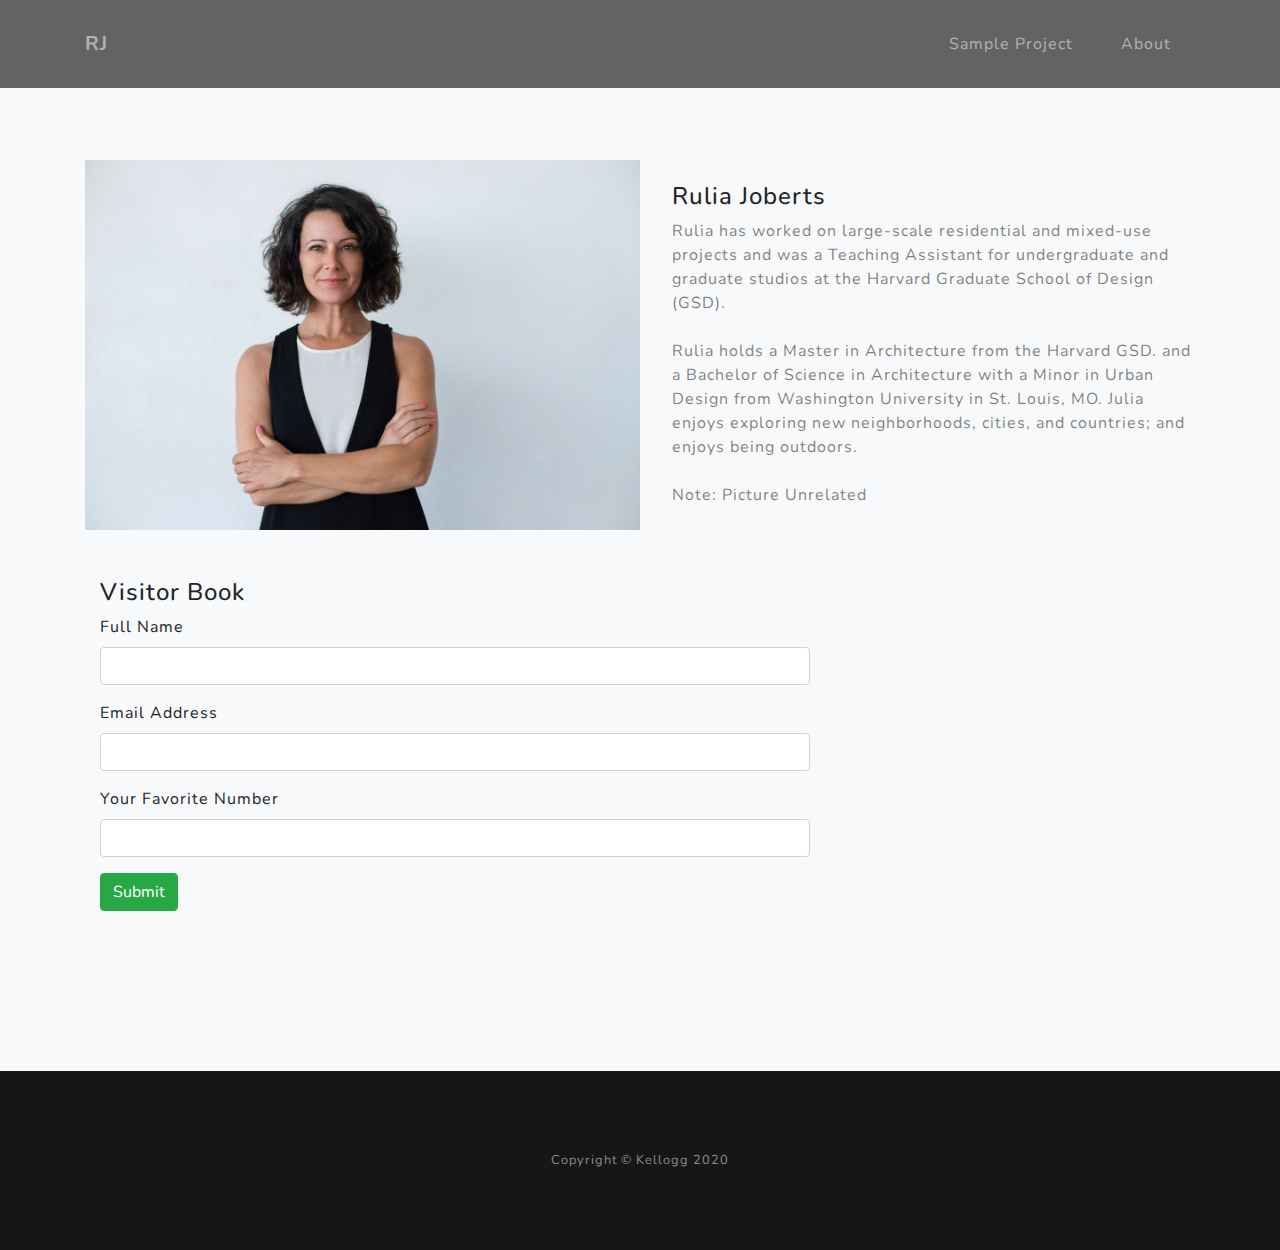
<file: about.html>
<!DOCTYPE html>
<html lang="en">

<head>

  <meta charset="utf-8">
  <meta name="viewport" content="width=device-width, initial-scale=1, shrink-to-fit=no">
  <meta name="description" content="">
  <meta name="author" content="">

  <title>About_page</title>

  <!-- Bootstrap core CSS -->
  <link href="vendor/bootstrap/css/bootstrap.min.css" rel="stylesheet">

  <!-- Custom fonts for this template -->
  <link href="vendor/fontawesome-free/css/all.min.css" rel="stylesheet">
  <link href="https://fonts.googleapis.com/css?family=Varela+Round" rel="stylesheet">
  <link href="https://fonts.googleapis.com/css?family=Nunito:200,200i,300,300i,400,400i,600,600i,700,700i,800,800i,900,900i" rel="stylesheet">

  <!-- Custom styles for this template -->
  <link href="css/grayscale.min.css" rel="stylesheet">

  <!-- Other random styles -->
  <link href="css/additions.min.css" rel="stylesheet">

</head>

<body id="page-top">

  <!-- Navigation -->
  <nav class="navbar navbar-expand-lg navbar-light fixed-top" id="mainNav">
    <div class="container">
      <a class="navbar-brand js-scroll-trigger" href="index.html">RJ</a>
      <button class="navbar-toggler navbar-toggler-right" type="button" data-toggle="collapse" data-target="#navbarResponsive" aria-controls="navbarResponsive" aria-expanded="false" aria-label="Toggle navigation">
        Menu
        <i class="fas fa-bars"></i>
      </button>
      <div class="collapse navbar-collapse" id="navbarResponsive">
        <ul class="navbar-nav ml-auto">
          <!-- <li class="nav-item">
            <a class="nav-link js-scroll-trigger" href="#about">About</a>
          </li> -->
          <li class="nav-item">
            <a class="nav-link js-scroll-trigger" id="thesis" href="thesis.html">Sample Project</a>
          </li>
          <li class="nav-item">
            <a class="nav-link js-scroll-trigger" href="">About</a>
          </li>
        </ul>
      </div>
    </div>
  </nav>

  <!-- Projects Section -->
  <section id="projects" class="projects-section bg-light">
    <div class="container"> 

      <!-- Featured Project Row -->
      <div class="row align-items-center no-gutters mb-4 mb-lg-5">
        <div class="col-xl-6 col-lg-6">
          <img class="img-fluid mb-3 mb-lg-0" src="img/randwoman.jpg" alt="">
        </div>
        <div class="col-xl-6 col-lg-6">
          <div class="featured-text3 text-center text-lg-left">
            <h4 class=>Rulia Joberts<br></h4>
           
            <p class="text-black-50 mb-0">Rulia has worked on large-scale residential and mixed-use projects and was a Teaching Assistant for undergraduate and graduate studios at the Harvard Graduate School of Design (GSD).
                        <br>
                        <br>
                Rulia holds a Master in Architecture from the Harvard GSD.  and a Bachelor of Science in Architecture with a Minor in Urban Design from Washington University in St. Louis, MO. Julia enjoys exploring new neighborhoods, cities, and countries; and enjoys being outdoors.
                        <br>
                        <br>
                Note: Picture Unrelated
            </p>
          </div>
        </div>
      </div>
    
    <div class="container">
        <div class="row">
          <div class="col-sm-12 my-auto">
            <h4 class="section-title">Visitor Book</h4>
          </div>
        </div>
    
        <div class="row">
          <div class="col-sm-8">
            <form action="https://formspree.io/mknrnnla" method="POST">
              <div class="form-group">
                <label for="full_name input-lg">Full Name</label>
                <input type="text" name="full_name" class="form-control" id="full_name_input">
              </div>

              <div class="form-group">
                <label for="emailaddr input-sm">Email Address</label>
                <input type="email" name="full_name" class="form-control" id="full_name_input">
              </div>

              <div class="form-group">
                <label for="randnum input-sm">Your Favorite Number</label>
                <input type="number" name="username" class="form-control">
              </div> 
    
              <button class="btn btn-success">
                Submit
              </button>
            </form>
          </div>
        </div>

  </section>
    </div>



  <!-- Footer -->
  <footer class="bg-black small text-center text-white-50">
    <div class="container">
      Copyright &copy; Kellogg 2020
    </div>
  </footer>

  <!-- Bootstrap core JavaScript -->
  <script src="vendor/jquery/jquery.min.js"></script>
  <script src="vendor/bootstrap/js/bootstrap.bundle.min.js"></script>

  <!-- Plugin JavaScript -->
  <script src="vendor/jquery-easing/jquery.easing.min.js"></script>

  <!-- Custom scripts for this template -->
  <script src="js/grayscale.min.js"></script>

</body>

</html>
</file>
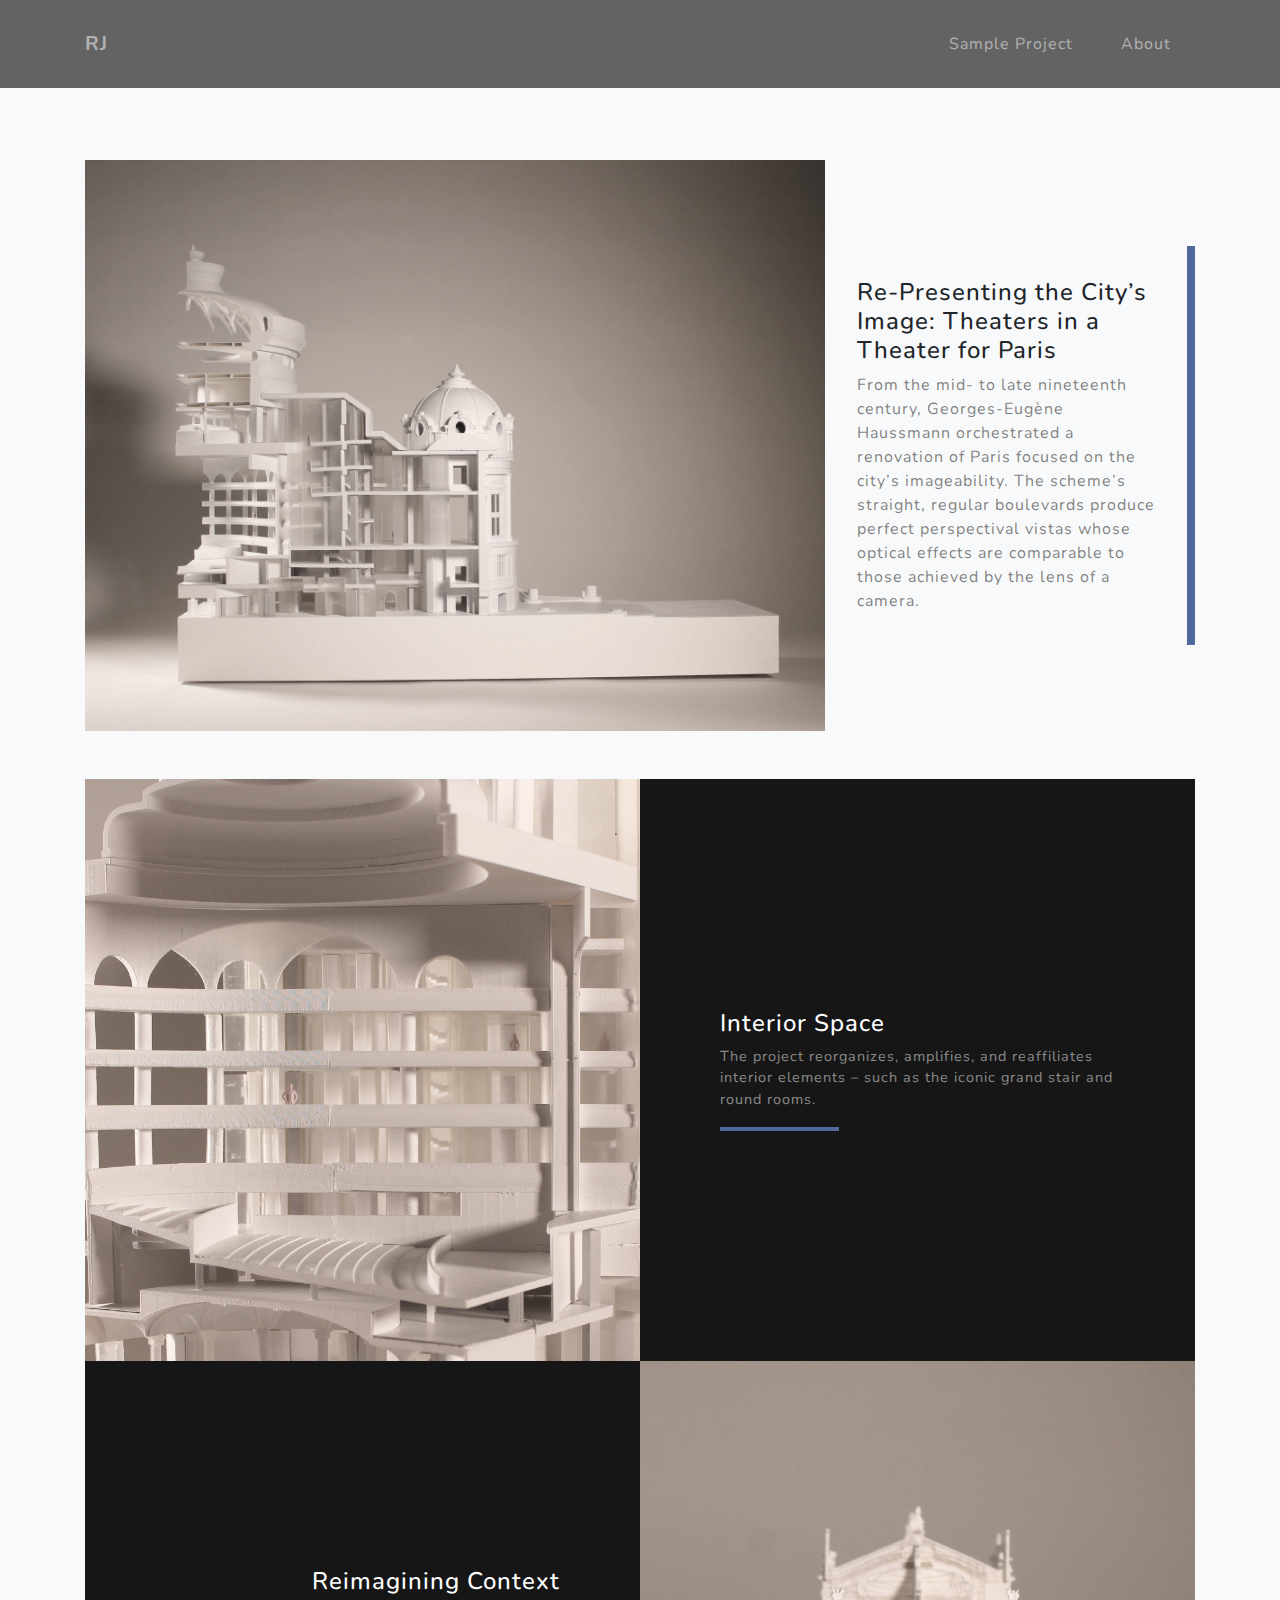
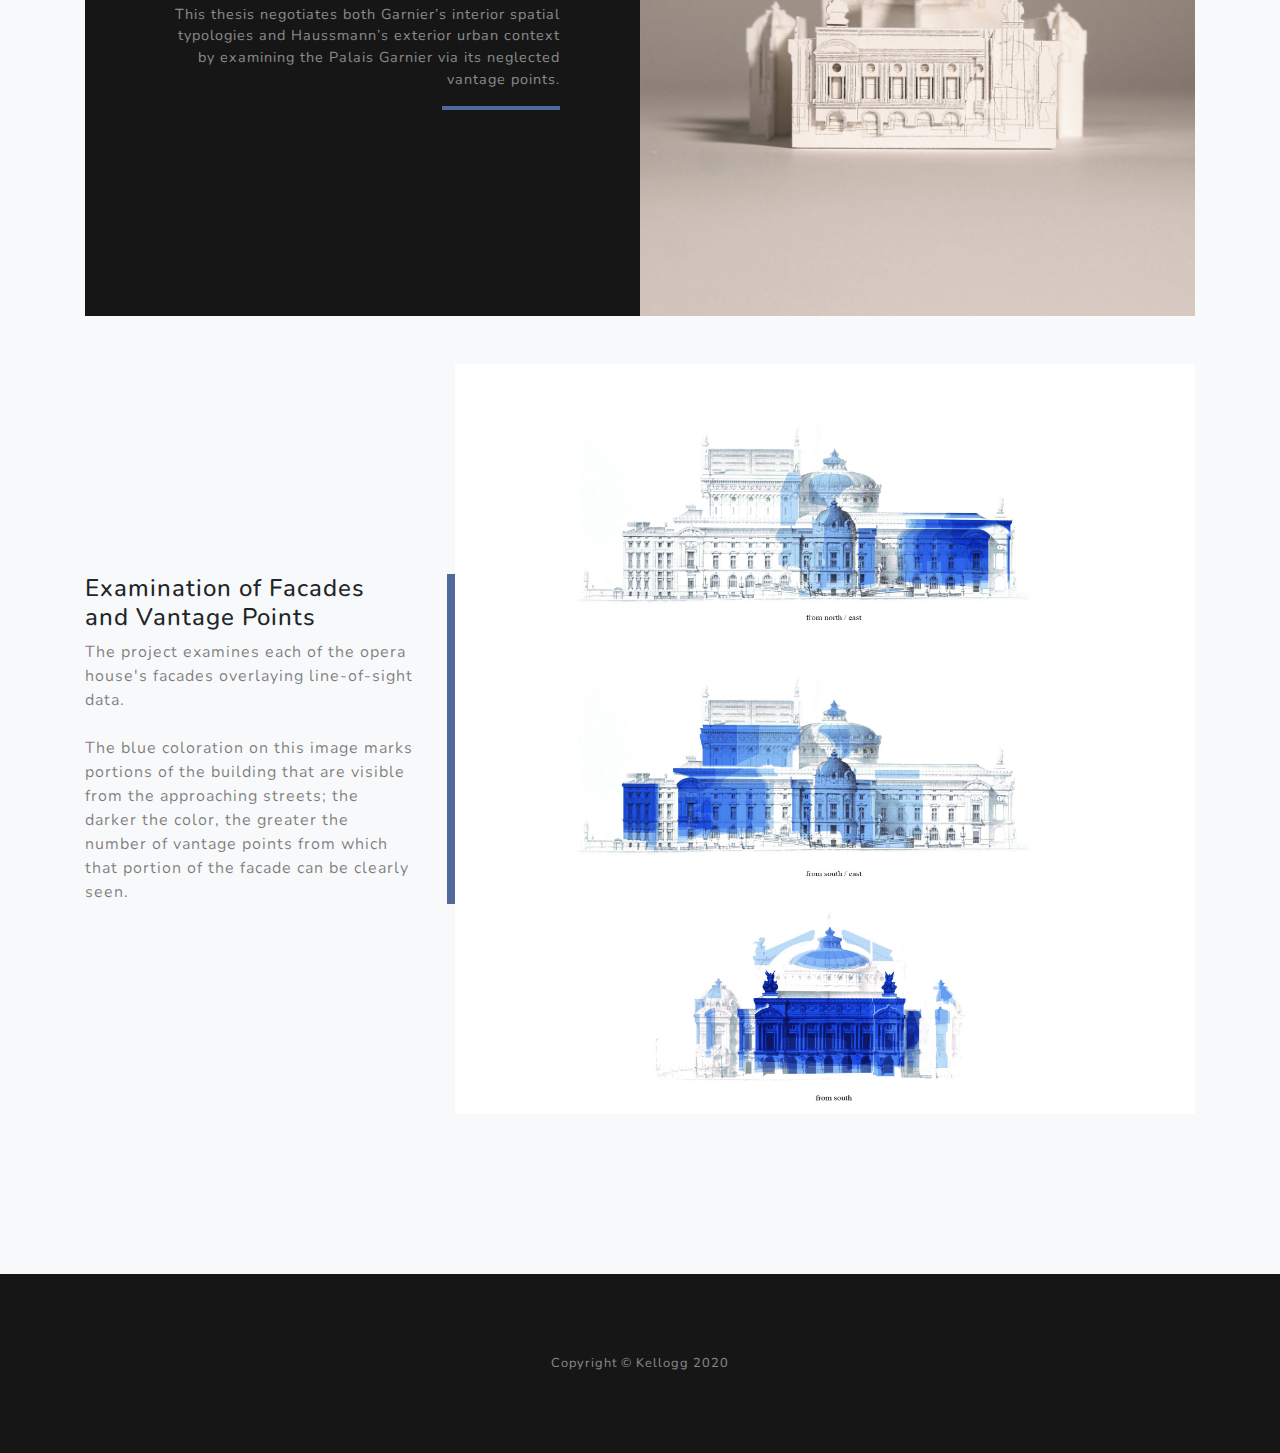
<file: Thesis.html>
<!DOCTYPE html>
<html lang="en">

<head>

  <meta charset="utf-8">
  <meta name="viewport" content="width=device-width, initial-scale=1, shrink-to-fit=no">
  <meta name="description" content="">
  <meta name="author" content="">

  <title>Sample_project</title>

  <!-- Bootstrap core CSS -->
  <link href="vendor/bootstrap/css/bootstrap.min.css" rel="stylesheet">

  <!-- Custom fonts for this template -->
  <link href="vendor/fontawesome-free/css/all.min.css" rel="stylesheet">
  <link href="https://fonts.googleapis.com/css?family=Varela+Round" rel="stylesheet">
  <link href="https://fonts.googleapis.com/css?family=Nunito:200,200i,300,300i,400,400i,600,600i,700,700i,800,800i,900,900i" rel="stylesheet">

  <!-- Custom styles for this template -->
  <link href="css/grayscale.min.css" rel="stylesheet">

  <!-- Other random styles -->
  <link href="css/additions.min.css" rel="stylesheet">

</head>

<body id="page-top">

  <!-- Navigation -->
  <nav class="navbar navbar-expand-lg navbar-light fixed-top" id="mainNav">
    <div class="container">
      <a class="navbar-brand js-scroll-trigger" href="index.html">RJ</a>
      <button class="navbar-toggler navbar-toggler-right" type="button" data-toggle="collapse" data-target="#navbarResponsive" aria-controls="navbarResponsive" aria-expanded="false" aria-label="Toggle navigation">
        Menu
        <i class="fas fa-bars"></i>
      </button>
      <div class="collapse navbar-collapse" id="navbarResponsive">
        <ul class="navbar-nav ml-auto">
          <!-- <li class="nav-item">
            <a class="nav-link js-scroll-trigger" href="#about">About</a>
          </li> -->
          <li class="nav-item">
            <a class="nav-link js-scroll-trigger" id="thesis" href="">Sample Project</a>
          </li>
          <li class="nav-item">
            <a class="nav-link js-scroll-trigger" href="about.html">About</a>
          </li>
        </ul>
      </div>
    </div>
  </nav>

 

  <!-- Projects Section -->
  <section id="projects" class="projects-section bg-light">
    <div class="container"> 

      <!-- Featured Project Row -->
      <div class="row align-items-center no-gutters mb-4 mb-lg-5">
        <div class="col-xl-8 col-lg-7">
          <img class="img-fluid mb-3 mb-lg-0" src="img/side.jpg" alt="">
        </div>
        <div class="col-xl-4 col-lg-5">
          <div class="featured-text text-center text-lg-left">
            <h4>Re-Presenting the City’s Image: Theaters in a Theater for Paris</h4>
            <p class="text-black-50 mb-0">From the mid- to late nineteenth century, Georges-Eugène Haussmann orchestrated a renovation of Paris focused on the city’s imageability. The scheme’s straight, regular boulevards produce perfect perspectival vistas whose optical effects are comparable to those achieved by the lens of a camera.</p>
          </div>
        </div>
      </div>

      <!-- Project One Row hi!-->
      <div class="row justify-content-center no-gutters mb-5 mb-lg-0">
        <div class="col-lg-6">
          <img class="img-fluid" src="img/atrium.jpg" alt="">
        </div>
        <div class="col-lg-6">
          <div class="bg-black text-center h-100 project">
            <div class="d-flex h-100">
              <div class="project-text w-100 my-auto text-center text-lg-left">
                <h4 class="text-white">Interior Space</h4>
                <p class="mb-0 text-white-50">The project reorganizes, amplifies, and reaffiliates interior elements – such as the iconic grand stair and round rooms. </p>
                <hr class="d-none d-lg-block mb-0 ml-0">
              </div>
            </div>
          </div>
        </div>
      </div>

      <!-- Project Two Row -->
      <div class="row justify-content-center no-gutters">
        <div class="col-lg-6">
          <img class="img-fluid" src="img/paper.jpg" alt="">
        </div>
        <div class="col-lg-6 order-lg-first">
          <div class="bg-black text-center h-100 project">
            <div class="d-flex h-100">
              <div class="project-text w-100 my-auto text-center text-lg-right">
                <h4 class="text-white">Reimagining Context</h4>
                <p class="mb-0 text-white-50">This thesis negotiates both Garnier’s interior spatial typologies and Haussmann’s exterior urban context by examining the Palais Garnier via its neglected vantage points.</p>
                <hr class="d-none d-lg-block mb-0 mr-0">
              </div>
            </div>
          </div>
        </div>
      </div>

    <!-- Final Photo Row -->
    <div class="row align-items-center no-gutters mt-5 mb-lg-0">
      <div class="col-xl-4 col-lg-5">
        <div class="featured-text2 text-center text-lg-left">
          <h4>Examination of Facades and Vantage Points</h4>
          <p class="text-black-50 mb-0">The project examines each of the opera house's facades overlaying line-of-sight data.  
              <br>
              <br>
              The blue coloration on this image marks portions of the building that are visible from the approaching streets; the darker the color, the greater the number of vantage points from which that portion of the facade can be clearly seen.</p>
        </div>
      </div><div class="col-xl-8 col-lg-7">
        <img class="img-fluid mb-0 mb-lg-0" src="img/Heatmapcrop.jpg" alt="">
      </div>
    </div>
  </section>
    </div>



  <!-- Footer -->
  <footer class="bg-black small text-center text-white-50">
    <div class="container">
      Copyright &copy; Kellogg 2020
    </div>
  </footer>

  <!-- Bootstrap core JavaScript -->
  <script src="vendor/jquery/jquery.min.js"></script>
  <script src="vendor/bootstrap/js/bootstrap.bundle.min.js"></script>

  <!-- Plugin JavaScript -->
  <script src="vendor/jquery-easing/jquery.easing.min.js"></script>

  <!-- Custom scripts for this template -->
  <script src="js/grayscale.min.js"></script>

</body>

</html>
</file>
<file: css/grayscale.min.css>
/*!
 * Start Bootstrap - Grayscale v5.0.9 (https://startbootstrap.com/template-overviews/grayscale)
 * Copyright 2013-2019 Start Bootstrap
 * Licensed under MIT (https://github.com/BlackrockDigital/startbootstrap-grayscale/blob/master/LICENSE)
 */

#mainNav {
    min-height: 56px;
    background-color: #fff
}

#mainNav .navbar-toggler {
    font-size: 80%;
    padding: .75rem;
    color: #50699a;
    border: 1px solid #50699a
}

#mainNav .navbar-toggler:focus {
    outline: 0
}

#mainNav .navbar-brand {
    color: #161616;
    font-weight: 700;
    padding: .9rem 0
}

#mainNav .navbar-nav .nav-item:hover {
    color: fade(white, 80%);
    outline: 0;
    background-color: transparent
}

#mainNav .navbar-nav .nav-item:active, #mainNav .navbar-nav .nav-item:focus {
    outline: 0;
    background-color: transparent
}

@media (min-width:992px) {
    #mainNav {
        padding-top: 0;
        padding-bottom: 0;
        border-bottom: none;
        background-color:transparent;
        transition: background-color .3s ease-in-out
    }
    #mainNavthesis {
        padding-top: 0;
        padding-bottom: 0;
        border-bottom: none;
        background-color: transparent;
        transition: background-color .3s ease-in-out
    }
    #mainNav .navbar-brand {
        padding: .5rem 0;
        color: rgba(255, 255, 255, .5)
    }
    #mainNav .nav-link {
        transition: none;
        padding: 2rem 1.5rem;
        color: rgba(255, 255, 255, .5)
    }

    #mainNav .nav-link:hover {
        color: rgba(255, 255, 255, .75)
    }
    #mainNav .nav-link:active {
        color: #fff
    }
    #mainNav.navbar-shrink {
        background-color: #fff
    }
    #mainNav.navbar-shrink .navbar-brand {
        color: #161616
    }
    #mainNav.navbar-shrink .nav-link {
        color: #161616;
        padding: 1.5rem 1.5rem 1.25rem;
        border-bottom: .25rem solid transparent
    }
    #mainNav.navbar-shrink .nav-link:hover {
        color: #64a19d
    }
    #mainNav.navbar-shrink .nav-link:active {
        color: #467370
    }
    #mainNav.navbar-shrink .nav-link.active {
        color: #64a19d;
        outline: 0;
        border-bottom: .25rem solid #64a19d
    }
}

.masthead {
    position: relative;
    width: 100%;
    height: auto;
    min-height: 35rem;
    padding: 15rem 0;
    background: linear-gradient(to bottom, rgba(22, 22, 22, .3) 0, rgba(22, 22, 22, .7) 75%, #161616 100%), url(../img/building.jpg);
    background-position: center;
    background-repeat: no-repeat;
    background-attachment: scroll;
    background-size: cover
}

.masthead h1 {
    font-family: 'Varela Round';
    font-size: 2.5rem;
    line-height: 2.5rem;
    letter-spacing: .8rem;
    background: -webkit-linear-gradient(rgba(255, 255, 255, .9), rgba(255, 255, 255, 0));
    -webkit-text-fill-color: transparent;
    -webkit-background-clip: text
}

.masthead h2 {
    max-width: 20rem;
    font-size: 1rem
}

@media (min-width:768px) {
    .masthead h1 {
        font-size: 4rem;
        line-height: 4rem
    }
}

@media (min-width:992px) {
    .masthead {
        height: 100vh;
        padding: 0
    }
    .masthead h1 {
        font-size: 6.5rem;
        line-height: 6.5rem;
        letter-spacing: .8rem
    }
    .masthead h2 {
        max-width: 30rem;
        font-size: 1.25rem
    }
}


.about-section {
    padding-top: 10rem;
    background: linear-gradient(to bottom, #161616 0, rgba(22, 22, 22, .9) 75%, rgba(22, 22, 22, .8) 100%)
}

.about-section p {
    margin-bottom: 5rem
}

.projects-section {
    padding: 10rem 0
}

.projects-section .featured-text {
    padding: 2rem
}

@media (min-width:992px) {

    .projects-section .featured-text {
        padding: 0 2rem 0 0;
        border-right: .5rem solid #64a19d
    }
}

.projects-section .project-text {
    padding: 3rem;
    font-size: 90%
}

@media (min-width:992px) {
    .projects-section .project-text {
        padding: 5rem
    }
    .projects-section .project-text hr {
        border-color: #64a19d;
        border-width: .25rem;
        width: 30%
    }
}

.signup-section {
    padding: 10rem 0;
    background: linear-gradient(to bottom, rgba(22, 22, 22, .1) 0, rgba(22, 22, 22, .5) 75%, #161616 100%), url(../img/bg-signup.jpg);
    background-position: center;
    background-repeat: no-repeat;
    background-attachment: scroll;
    background-size: cover
}

.signup-section .form-inline input {
    box-shadow: 0 .1875rem .1875rem 0 rgba(0, 0, 0, .1)!important;
    padding: 1.25rem 2rem;
    height: auto;
    font-family: 'Varela Round';
    font-size: 80%;
    text-transform: uppercase;
    letter-spacing: .15rem;
    border: 0
}

.contact-section {
    padding: 5rem 0 0
}

.contact-section .card {
    border: 0;
    border-bottom: .25rem solid #64a19d
}

.contact-section .card h4 {
    font-size: .8rem;
    font-family: 'Varela Round';
    text-transform: uppercase;
    letter-spacing: .15rem
}

.contact-section .card hr {
    border-color: #64a19d;
    border-width: .25rem;
    width: 3rem
}

.contact-section .social {
    margin-top: 5rem
}

.contact-section .social a {
    text-align: center;
    height: 3rem;
    width: 3rem;
    background: rgba(255, 255, 255, .1);
    border-radius: 100%;
    line-height: 3rem;
    color: rgba(255, 255, 255, .3)
}

.contact-section .social a:hover {
    color: rgba(255, 255, 255, .5)
}

.contact-section .social a:active {
    color: #fff
}

body {
    font-family: Nunito;
    letter-spacing: .0625em
}

a {
    color: #64a19d
}

a:focus, a:hover {
    text-decoration: none;
    color: #3c6360
}

.bg-black {
    background-color: #161616!important
}

.bg-primary {
    background-color: #64a19d!important
}

.text-primary {
    color: #64a19d!important
}

footer {
    padding: 5rem 0
}
</file>
<file: css/additions.min.css>
@media (min-width:992px) {
   
    .projects-section .featured-text {
        padding: 2rem 2rem 2rem 2rem;
        border-right: .5rem solid #50699a
    }
    .projects-section .featured-text2 {
        padding: 0 2rem 0 0;
        border-right: .5rem solid #50699a
    }
    .projects-section .featured-text3 {
        padding: 0 0 0 2rem;
    }
}

#mainNav .navbar-toggler {
    font-size: 80%;
    padding: .75rem;
    color: #50699a;
    border: 1px solid #50699a
}
@media (min-width:992px) {
    .projects-section .project-text {
        padding: 5rem
    }
    .projects-section .project-text hr {
        border-color: #50699a;
        border-width: .25rem;
        width: 30%
    }
}

@media (min-width:992px) {
    #mainNav {
        padding-top: 0;
        padding-bottom: 0;
        border-bottom: none;
        background-color:rgb(99, 99, 99);
        transition: background-color .3s ease-in-out
    }
    #mainNavthesis {
        padding-top: 0;
        padding-bottom: 0;
        border-bottom: none;
        background-color: transparent;
        transition: background-color .3s ease-in-out
    }
    #mainNav .navbar-brand {
        padding: .5rem 0;
        color: rgba(255, 255, 255, .5)
    }
    #mainNav .nav-link {
        transition: none;
        padding: 2rem 1.5rem;
        color: rgba(255, 255, 255, .5)
    }

    #mainNav .nav-link:hover {
        color: rgba(255, 255, 255, .75)
    }
    #mainNav .nav-link:active {
        color: #fff
    }
    #mainNav.navbar-shrink {
        background-color: #fff
    }
    #mainNav.navbar-shrink .navbar-brand {
        color: #161616
    }
    #mainNav.navbar-shrink .nav-link {
        color: #161616;
        padding: 1.5rem 1.5rem 1.25rem;
        border-bottom: .25rem solid transparent
    }
    #mainNav.navbar-shrink .nav-link:hover {
        color: #5972a4
    }
    #mainNav.navbar-shrink .nav-link:active {
        color: #50699a
    }
    #mainNav.navbar-shrink .nav-link.active {
        color: #50699a;
        outline: 0;
        border-bottom: .25rem solid #50699a
    }
}

#mainNav .navbar-toggler {
    font-size: 80%;
    padding: .75rem;
    color: #50699a;
    border: 1px solid #50699a
}
</file>
